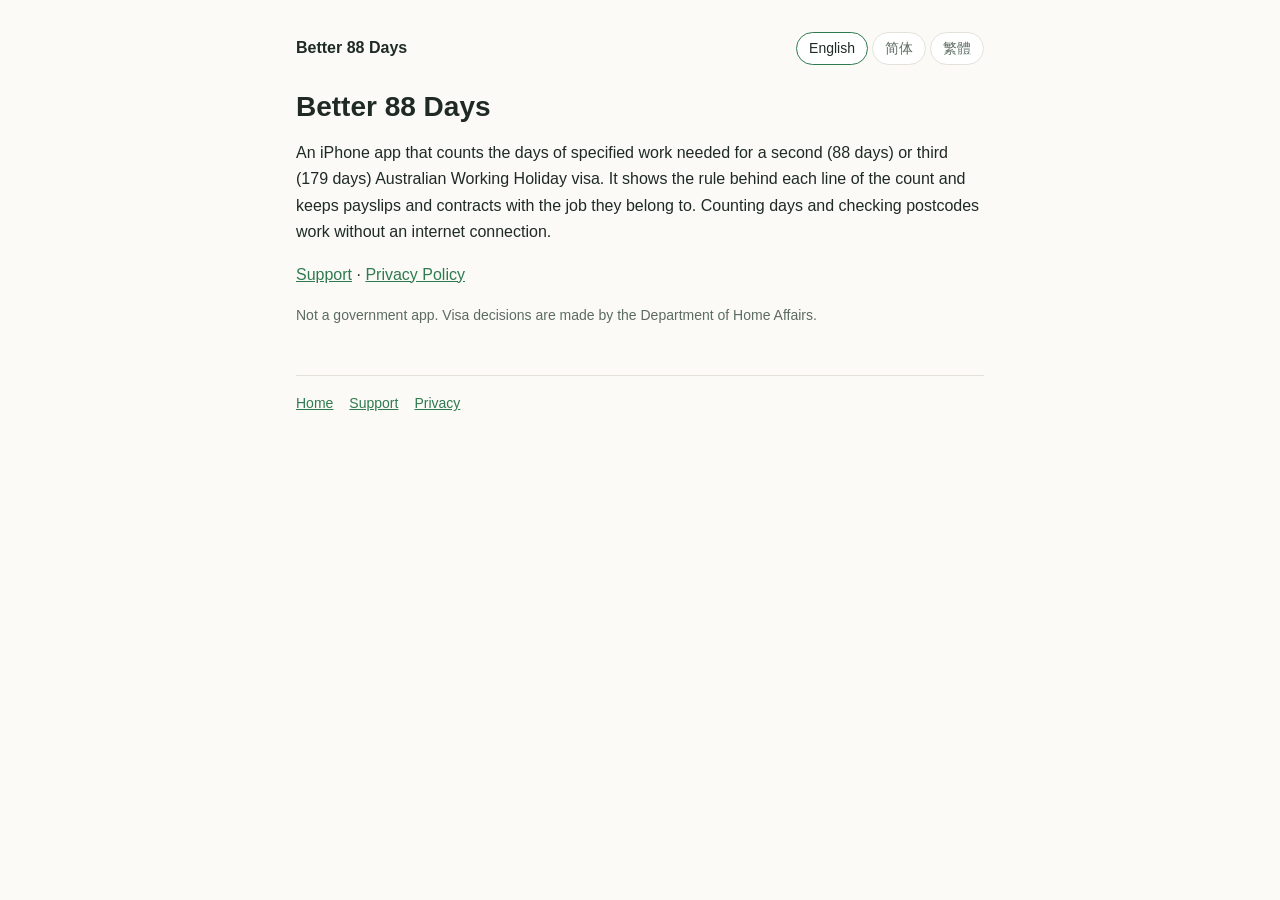
<file: index.html>
<!doctype html>
<html lang="en">
<head>
<meta charset="utf-8">
<meta name="viewport" content="width=device-width, initial-scale=1">
<title>Better 88 Days</title>
<meta name="description" content="Counts days of specified work for the Australian Working Holiday visa.">
<link rel="stylesheet" href="style.css">
</head>
<body>
<main>
<header>
  <a class="brand" href="./">Better 88 Days</a>
  <nav class="lang">
    <button type="button" data-lang="en">English</button>
    <button type="button" data-lang="zh-Hans">简体</button>
    <button type="button" data-lang="zh-Hant">繁體</button>
  </nav>
</header>

<section lang="en">
<h1>Better 88 Days</h1>
  <p>An iPhone app that counts the days of specified work needed for a second (88 days) or third (179 days) Australian Working Holiday visa. It shows the rule behind each line of the count and keeps payslips and contracts with the job they belong to. Counting days and checking postcodes work without an internet connection.</p>
  <p><a href="support.html?lang=en">Support</a> · <a href="privacy.html?lang=en">Privacy Policy</a></p>
  <p class="meta">Not a government app. Visa decisions are made by the Department of Home Affairs.</p>
</section>

<section lang="zh-Hans" hidden>
<h1>Better 88 Days</h1>
  <p>一款 iPhone app，用来计算澳洲打工度假二签所需的 88 天、三签所需的 179 天指定工作。计算明细的每一项都写明依据的规则，工资单和合同按工作分开保存。计算天数和查邮编不需要联网。</p>
  <p><a href="support.html?lang=zh-Hans">支持</a> · <a href="privacy.html?lang=zh-Hans">隐私政策</a></p>
  <p class="meta">不是政府 app。签证由澳洲内政部审批。</p>
</section>

<section lang="zh-Hant" hidden>
<h1>Better 88 Days</h1>
  <p>一款 iPhone app，用來計算澳洲打工度假二簽所需的 88 天、三簽所需的 179 天指定工作。計算明細的每一項都寫明依據的規則，薪資單和合約按工作分開儲存。計算天數和查郵遞區號不需要連網。</p>
  <p><a href="support.html?lang=zh-Hant">支援</a> · <a href="privacy.html?lang=zh-Hant">隱私權政策</a></p>
  <p class="meta">不是政府 app。簽證由澳洲內政部審核。</p>
</section>

<footer>
  <a href="./">Home</a><a href="support.html">Support</a><a href="privacy.html">Privacy</a>
</footer>
</main>
<script src="lang.js"></script>
</body>
</html>
</file>
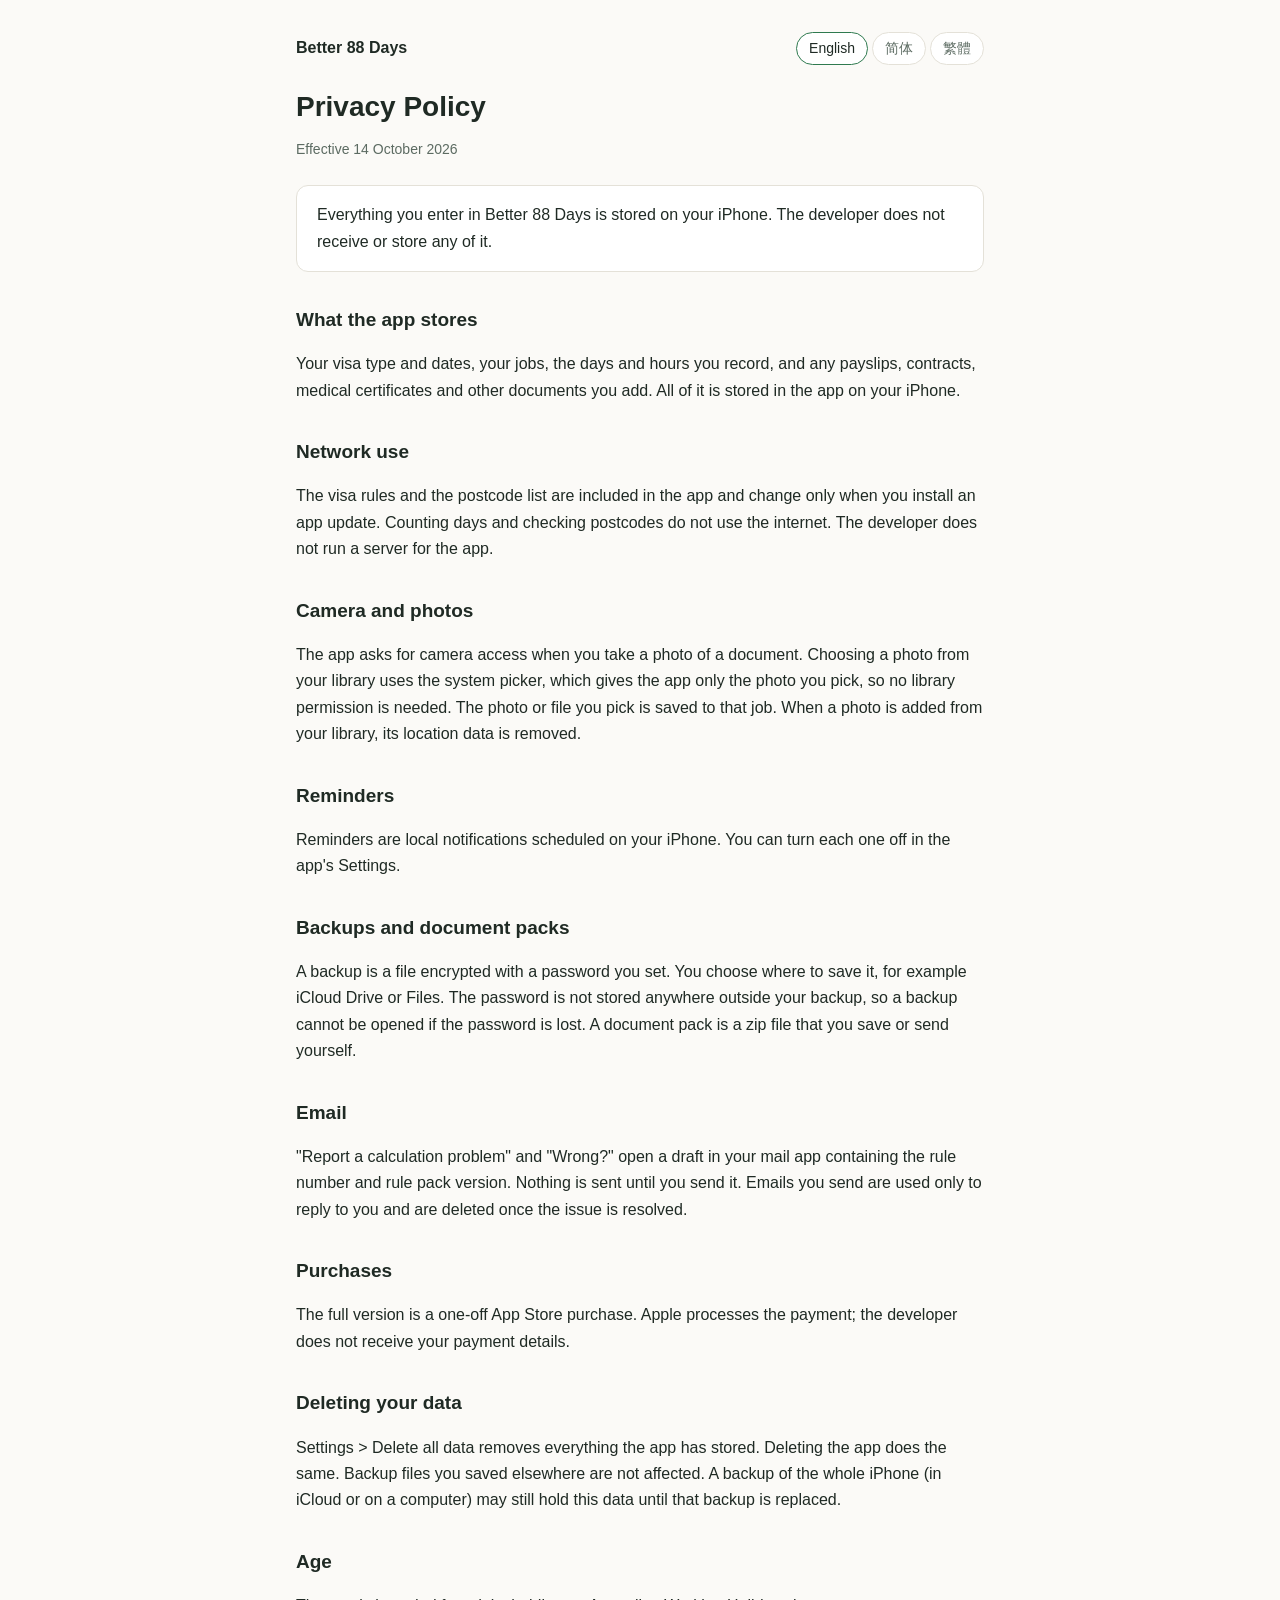
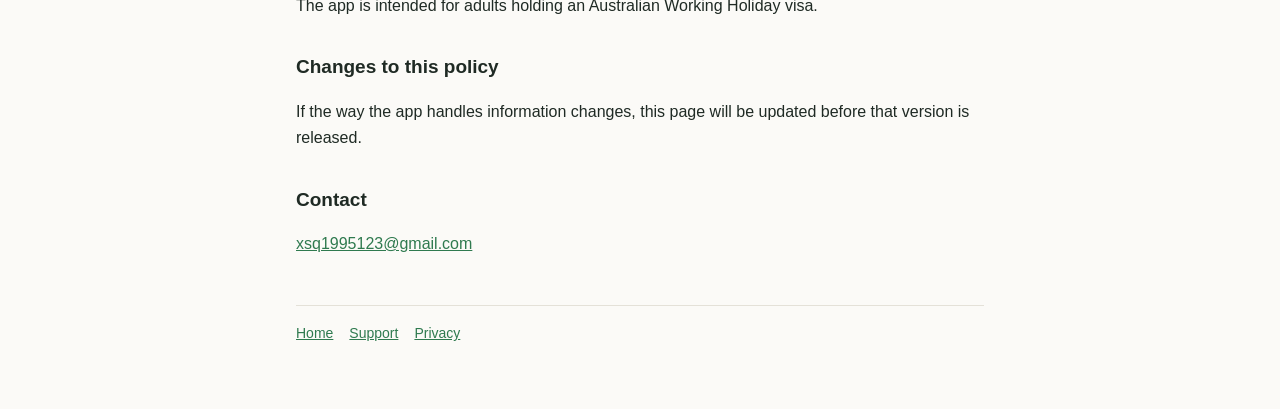
<file: privacy.html>
<!doctype html>
<html lang="en">
<head>
<meta charset="utf-8">
<meta name="viewport" content="width=device-width, initial-scale=1">
<title>Privacy Policy · Better 88 Days</title>
<meta name="description" content="How Better 88 Days stores and handles your information.">
<link rel="stylesheet" href="style.css">
</head>
<body>
<main>
<header>
  <a class="brand" href="./">Better 88 Days</a>
  <nav class="lang">
    <button type="button" data-lang="en">English</button>
    <button type="button" data-lang="zh-Hans">简体</button>
    <button type="button" data-lang="zh-Hant">繁體</button>
  </nav>
</header>

<section lang="en">
<h1>Privacy Policy</h1>
  <p class="meta">Effective 14 October 2026</p>

  <div class="card">
    Everything you enter in Better 88 Days is stored on your iPhone. The developer does not receive or store any of it.
  </div>

  <h2>What the app stores</h2>
  <p>Your visa type and dates, your jobs, the days and hours you record, and any payslips, contracts, medical certificates and other documents you add. All of it is stored in the app on your iPhone.</p>

  <h2>Network use</h2>
  <p>The visa rules and the postcode list are included in the app and change only when you install an app update. Counting days and checking postcodes do not use the internet. The developer does not run a server for the app.</p>

  <h2>Camera and photos</h2>
  <p>The app asks for camera access when you take a photo of a document. Choosing a photo from your library uses the system picker, which gives the app only the photo you pick, so no library permission is needed. The photo or file you pick is saved to that job. When a photo is added from your library, its location data is removed.</p>

  <h2>Reminders</h2>
  <p>Reminders are local notifications scheduled on your iPhone. You can turn each one off in the app's Settings.</p>

  <h2>Backups and document packs</h2>
  <p>A backup is a file encrypted with a password you set. You choose where to save it, for example iCloud Drive or Files. The password is not stored anywhere outside your backup, so a backup cannot be opened if the password is lost. A document pack is a zip file that you save or send yourself.</p>

  <h2>Email</h2>
  <p>"Report a calculation problem" and "Wrong?" open a draft in your mail app containing the rule number and rule pack version. Nothing is sent until you send it. Emails you send are used only to reply to you and are deleted once the issue is resolved.</p>

  <h2>Purchases</h2>
  <p>The full version is a one-off App Store purchase. Apple processes the payment; the developer does not receive your payment details.</p>

  <h2>Deleting your data</h2>
  <p>Settings &gt; Delete all data removes everything the app has stored. Deleting the app does the same. Backup files you saved elsewhere are not affected. A backup of the whole iPhone (in iCloud or on a computer) may still hold this data until that backup is replaced.</p>

  <h2>Age</h2>
  <p>The app is intended for adults holding an Australian Working Holiday visa.</p>

  <h2>Changes to this policy</h2>
  <p>If the way the app handles information changes, this page will be updated before that version is released.</p>

  <h2>Contact</h2>
  <p><a href="mailto:xsq1995123@gmail.com">xsq1995123@gmail.com</a></p>
</section>

<section lang="zh-Hans" hidden>
<h1>隐私政策</h1>
  <p class="meta">生效日期：2026 年 10 月 14 日</p>

  <div class="card">
    你在 Better 88 Days 里填写和添加的所有内容都保存在你的 iPhone 上。开发者不会收到，也不保存这些信息。
  </div>

  <h2>app 保存的内容</h2>
  <p>签证类型和日期、工作信息、记录的每一天和工时，以及你添加的工资单、合同、病假证明和其他材料。这些都保存在你 iPhone 上的 app 里。</p>

  <h2>网络使用</h2>
  <p>签证规则和邮编表包含在 app 里，只在你安装 app 更新时变化。计算天数和查询邮编不需要联网。开发者没有为这个 app 设立服务器。</p>

  <h2>相机和照片</h2>
  <p>你选择拍照添加材料时，app 才会请求相机权限。从相册选照片用的是系统的选择器，app 只拿到你选的那张，所以不需要相册权限。你选的照片或文件会保存到对应的工作下。从相册添加的照片会去掉位置信息。</p>

  <h2>提醒</h2>
  <p>提醒是 iPhone 本地安排的通知。每一种提醒都可以在 app 的“设置”里单独关闭。</p>

  <h2>备份和材料包</h2>
  <p>备份是一个用你设定的密码加密的文件，保存在你选择的位置，例如 iCloud 云盘或“文件”。密码不会保存在其他任何地方，忘记密码就无法打开备份。材料包是一个 zip 文件，由你自己保存或发送。</p>

  <h2>邮件</h2>
  <p>“反馈计算问题”和“这条不对？”会在你的邮件 app 里打开一封草稿，包含规则编号和规则包版本。你点发送之前不会发出任何内容。你发来的邮件只用于回复你，问题解决后会删除。</p>

  <h2>购买</h2>
  <p>完整版是一次性的 App Store 购买，付款由 Apple 处理，开发者收不到你的付款信息。</p>

  <h2>删除数据</h2>
  <p>“设置 &gt; 删除所有数据”会删除 app 保存的全部内容。删除 app 效果相同。你另外保存的备份文件不受影响；iPhone 本身的 iCloud 或电脑备份里可能还留有这些数据，直到那份备份被替换。</p>

  <h2>年龄</h2>
  <p>本 app 面向持有澳洲打工度假签证的成年人。</p>

  <h2>政策变更</h2>
  <p>如果 app 处理信息的方式有变化，会在该版本发布前更新本页。</p>

  <h2>联系我们</h2>
  <p><a href="mailto:xsq1995123@gmail.com">xsq1995123@gmail.com</a></p>
</section>

<section lang="zh-Hant" hidden>
<h1>隱私權政策</h1>
  <p class="meta">生效日期：2026 年 10 月 14 日</p>

  <div class="card">
    你在 Better 88 Days 裡填寫和加入的所有內容都儲存在你的 iPhone 上。開發者不會收到，也不儲存這些資料。
  </div>

  <h2>app 儲存的內容</h2>
  <p>簽證類型和日期、工作資料、記錄的每一天和工時，以及你加入的薪資單、合約、病假證明和其他文件。這些都儲存在你 iPhone 上的 app 裡。</p>

  <h2>網路使用</h2>
  <p>簽證規則和郵遞區號表包含在 app 裡，只在你安裝 app 更新時變動。計算天數和查詢郵遞區號不需要連網。開發者沒有為這個 app 設立伺服器。</p>

  <h2>相機和照片</h2>
  <p>你選擇拍照加入文件時，app 才會請求相機權限。從相簿選照片用的是系統的選擇器，app 只拿到你選的那張，所以不需要相簿權限。你選的照片或檔案會儲存到對應的工作下。從相簿加入的照片會移除位置資訊。</p>

  <h2>提醒</h2>
  <p>提醒是 iPhone 本機安排的通知。每一種提醒都可以在 app 的「設定」裡個別關閉。</p>

  <h2>備份和文件包</h2>
  <p>備份是一個用你設定的密碼加密的檔案，儲存在你選擇的位置，例如 iCloud 雲碟或「檔案」。密碼不會儲存在其他任何地方，忘記密碼就無法開啟備份。文件包是一個 zip 檔，由你自己儲存或傳送。</p>

  <h2>郵件</h2>
  <p>「回報計算問題」和「這條不對？」會在你的郵件 app 裡開啟一封草稿，包含規則編號和規則包版本。你按下傳送之前不會寄出任何內容。你寄來的郵件只用於回覆你，問題解決後會刪除。</p>

  <h2>購買</h2>
  <p>完整版是一次性的 App Store 購買，付款由 Apple 處理，開發者收不到你的付款資料。</p>

  <h2>刪除資料</h2>
  <p>「設定 &gt; 刪除所有資料」會刪除 app 儲存的全部內容。刪除 app 效果相同。你另外儲存的備份檔案不受影響；iPhone 本身的 iCloud 或電腦備份裡可能還留有這些資料，直到那份備份被取代。</p>

  <h2>年齡</h2>
  <p>本 app 適用於持有澳洲打工度假簽證的成年人。</p>

  <h2>政策變更</h2>
  <p>如果 app 處理資料的方式有變動，會在該版本發布前更新本頁。</p>

  <h2>聯絡我們</h2>
  <p><a href="mailto:xsq1995123@gmail.com">xsq1995123@gmail.com</a></p>
</section>

<footer>
  <a href="./">Home</a><a href="support.html">Support</a><a href="privacy.html">Privacy</a>
</footer>
</main>
<script src="lang.js"></script>
</body>
</html>
</file>
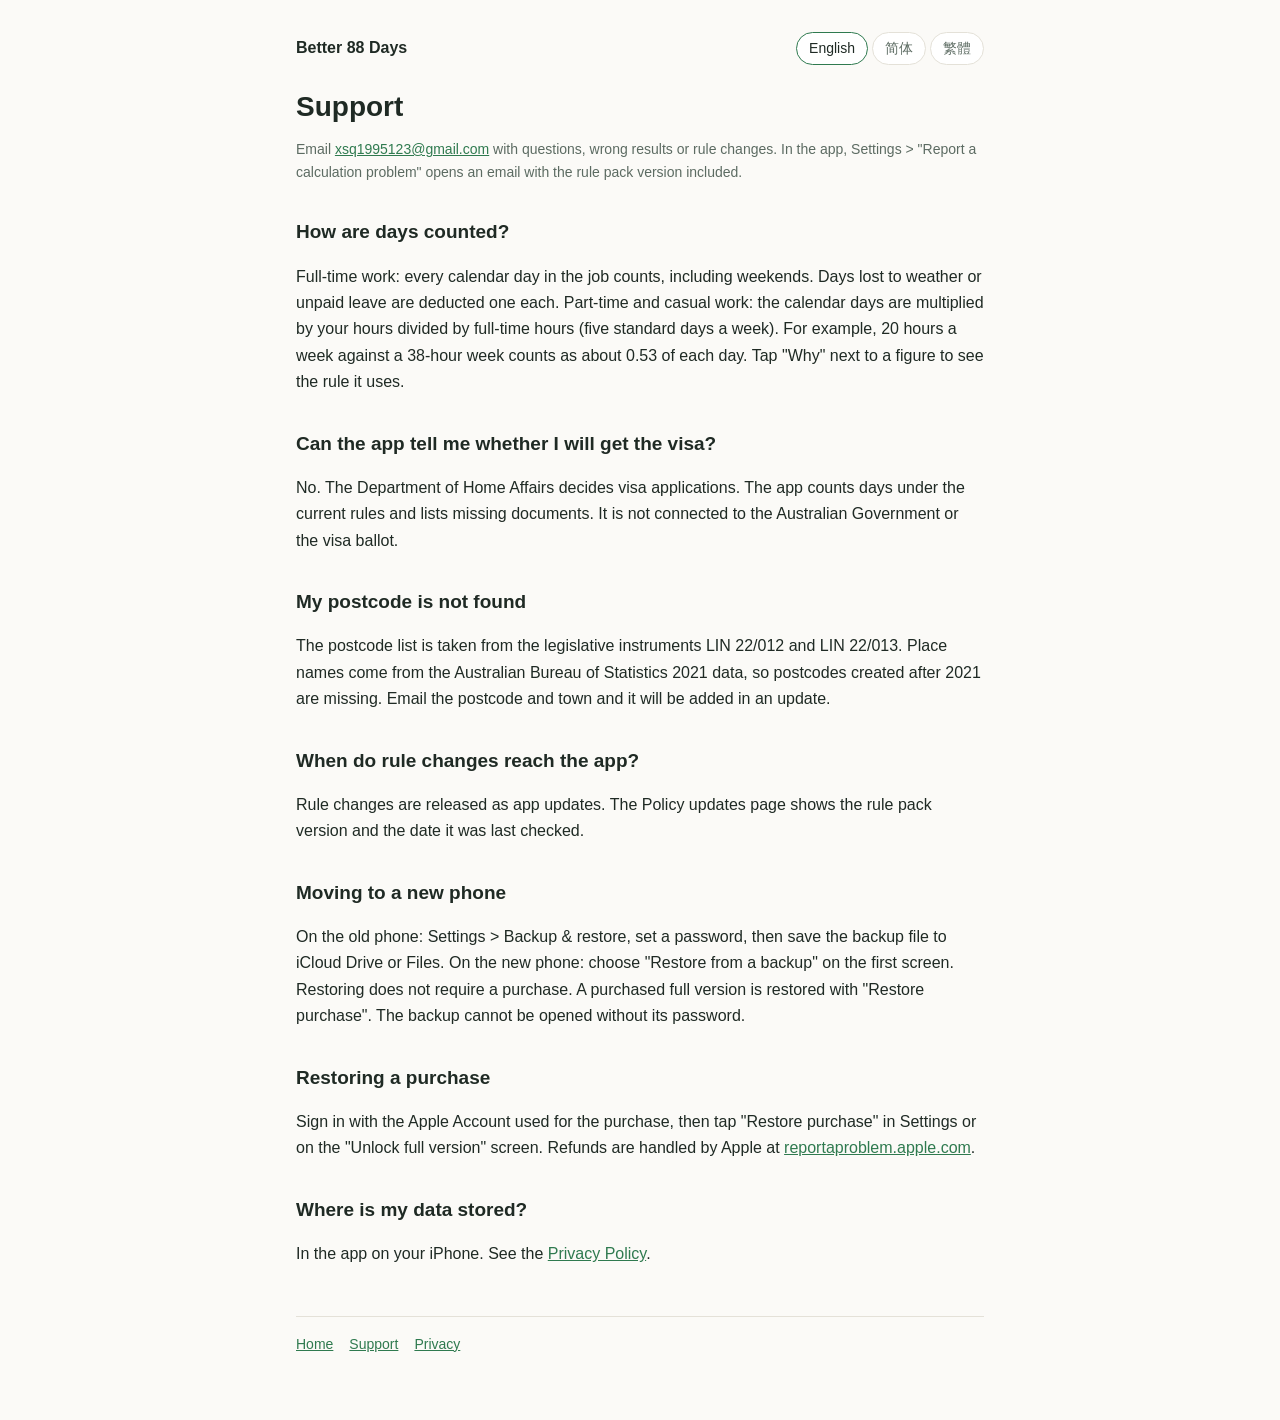
<file: support.html>
<!doctype html>
<html lang="en">
<head>
<meta charset="utf-8">
<meta name="viewport" content="width=device-width, initial-scale=1">
<title>Support · Better 88 Days</title>
<meta name="description" content="Help for Better 88 Days.">
<link rel="stylesheet" href="style.css">
</head>
<body>
<main>
<header>
  <a class="brand" href="./">Better 88 Days</a>
  <nav class="lang">
    <button type="button" data-lang="en">English</button>
    <button type="button" data-lang="zh-Hans">简体</button>
    <button type="button" data-lang="zh-Hant">繁體</button>
  </nav>
</header>

<section lang="en">
<h1>Support</h1>
  <p class="meta">Email <a href="mailto:xsq1995123@gmail.com">xsq1995123@gmail.com</a> with questions, wrong results or rule changes. In the app, Settings &gt; "Report a calculation problem" opens an email with the rule pack version included.</p>

  <h2>How are days counted?</h2>
  <p>Full-time work: every calendar day in the job counts, including weekends. Days lost to weather or unpaid leave are deducted one each. Part-time and casual work: the calendar days are multiplied by your hours divided by full-time hours (five standard days a week). For example, 20 hours a week against a 38-hour week counts as about 0.53 of each day. Tap "Why" next to a figure to see the rule it uses.</p>

  <h2>Can the app tell me whether I will get the visa?</h2>
  <p>No. The Department of Home Affairs decides visa applications. The app counts days under the current rules and lists missing documents. It is not connected to the Australian Government or the visa ballot.</p>

  <h2>My postcode is not found</h2>
  <p>The postcode list is taken from the legislative instruments LIN 22/012 and LIN 22/013. Place names come from the Australian Bureau of Statistics 2021 data, so postcodes created after 2021 are missing. Email the postcode and town and it will be added in an update.</p>

  <h2>When do rule changes reach the app?</h2>
  <p>Rule changes are released as app updates. The Policy updates page shows the rule pack version and the date it was last checked.</p>

  <h2>Moving to a new phone</h2>
  <p>On the old phone: Settings &gt; Backup &amp; restore, set a password, then save the backup file to iCloud Drive or Files. On the new phone: choose "Restore from a backup" on the first screen. Restoring does not require a purchase. A purchased full version is restored with "Restore purchase". The backup cannot be opened without its password.</p>

  <h2>Restoring a purchase</h2>
  <p>Sign in with the Apple Account used for the purchase, then tap "Restore purchase" in Settings or on the "Unlock full version" screen. Refunds are handled by Apple at <a href="https://reportaproblem.apple.com">reportaproblem.apple.com</a>.</p>

  <h2>Where is my data stored?</h2>
  <p>In the app on your iPhone. See the <a href="privacy.html?lang=en">Privacy Policy</a>.</p>
</section>

<section lang="zh-Hans" hidden>
<h1>支持</h1>
  <p class="meta">有问题、发现结果不对或规则有变化，请发邮件到 <a href="mailto:xsq1995123@gmail.com">xsq1995123@gmail.com</a>。在 app 的“设置 &gt; 反馈计算问题”里发邮件，会自动带上规则包版本。</p>

  <h2>天数怎么算？</h2>
  <p>全职：工作期间的每个日历日都算，包括周末；天气停工和无薪假每天扣 1 天。兼职和临时工：日历日乘以你的工时占全职工时（每周 5 个标准工作日）的比例。例如每周 20 小时、全职每周 38 小时，每天约算 0.53 天。点数字旁边的“为什么”可以看到用的是哪条规则。</p>

  <h2>app 能告诉我签证能不能批吗？</h2>
  <p>不能。签证由澳洲内政部审批。app 按现行规则计算天数，并列出缺少的材料。它和澳洲政府、签证抽签都没有关联。</p>

  <h2>查不到我的邮编</h2>
  <p>邮编表取自法规 LIN 22/012 和 LIN 22/013，地名来自澳洲统计局 2021 年的数据，所以 2021 年以后新设的邮编还没有。把邮编和地名发邮件告诉我们，会在更新里加上。</p>

  <h2>规则变了，app 什么时候更新？</h2>
  <p>规则变化通过 app 更新发布。“政策动态”页会显示规则包版本和最后核对日期。</p>

  <h2>换手机</h2>
  <p>旧手机：“设置 &gt; 备份与恢复”，设一个密码，把备份文件存到 iCloud 云盘或“文件”。新手机：第一次打开时选“从备份恢复”。恢复不需要购买。买过的完整版用“恢复购买”找回。没有密码就无法打开备份。</p>

  <h2>恢复购买</h2>
  <p>登录购买时用的 Apple 账户，在“设置”或“解锁完整版”页面点“恢复购买”。退款由 Apple 处理：<a href="https://reportaproblem.apple.com">reportaproblem.apple.com</a>。</p>

  <h2>数据存在哪里？</h2>
  <p>存在你 iPhone 上的 app 里。详见<a href="privacy.html?lang=zh-Hans">隐私政策</a>。</p>
</section>

<section lang="zh-Hant" hidden>
<h1>支援</h1>
  <p class="meta">有問題、發現結果不對或規則有變動，請寄信到 <a href="mailto:xsq1995123@gmail.com">xsq1995123@gmail.com</a>。在 app 的「設定 &gt; 回報計算問題」裡寄信，會自動附上規則包版本。</p>

  <h2>天數怎麼算？</h2>
  <p>全職：工作期間的每個日曆日都算，包括週末；天候停工和無薪假每天扣 1 天。兼職和臨時工：日曆日乘以你的工時佔全職工時（每週 5 個標準工作日）的比例。例如每週 20 小時、全職每週 38 小時，每天約算 0.53 天。點數字旁邊的「為什麼」可以看到用的是哪條規則。</p>

  <h2>app 能告訴我簽證會不會核准嗎？</h2>
  <p>不能。簽證由澳洲內政部審核。app 按現行規則計算天數，並列出缺少的文件。它和澳洲政府、簽證抽籤都沒有關聯。</p>

  <h2>查不到我的郵遞區號</h2>
  <p>郵遞區號表取自法規 LIN 22/012 和 LIN 22/013，地名來自澳洲統計局 2021 年的資料，所以 2021 年以後新設的郵遞區號還沒有。把郵遞區號和地名寄信告訴我們，會在更新裡加上。</p>

  <h2>規則變了，app 什麼時候更新？</h2>
  <p>規則變動透過 app 更新發布。「政策動態」頁會顯示規則包版本和最後核對日期。</p>

  <h2>換手機</h2>
  <p>舊手機：「設定 &gt; 備份與還原」，設定一個密碼，把備份檔存到 iCloud 雲碟或「檔案」。新手機：第一次開啟時選「從備份還原」。還原不需要購買。買過的完整版用「回復購買」找回。沒有密碼就無法開啟備份。</p>

  <h2>回復購買</h2>
  <p>登入購買時用的 Apple 帳號，在「設定」或「解鎖完整版」頁面點「回復購買」。退款由 Apple 處理：<a href="https://reportaproblem.apple.com">reportaproblem.apple.com</a>。</p>

  <h2>資料存在哪裡？</h2>
  <p>存在你 iPhone 上的 app 裡。詳見<a href="privacy.html?lang=zh-Hant">隱私權政策</a>。</p>
</section>

<footer>
  <a href="./">Home</a><a href="support.html">Support</a><a href="privacy.html">Privacy</a>
</footer>
</main>
<script src="lang.js"></script>
</body>
</html>
</file>
<file: style.css>
:root {
  --bg: #fbfaf7;
  --text: #1f2a24;
  --muted: #5c6b62;
  --accent: #2f7a4f;
  --line: #e4e1d8;
  --card: #ffffff;
}
@media (prefers-color-scheme: dark) {
  :root {
    --bg: #141815;
    --text: #e8ece9;
    --muted: #a3b0a8;
    --accent: #6cc493;
    --line: #2b322d;
    --card: #1b201c;
  }
}
* { box-sizing: border-box; }
body {
  margin: 0;
  background: var(--bg);
  color: var(--text);
  font: 16px/1.65 -apple-system, BlinkMacSystemFont, "Segoe UI", "PingFang SC", "PingFang TC", "Noto Sans CJK SC", sans-serif;
}
main { max-width: 720px; margin: 0 auto; padding: 32px 16px 64px; }
header { display: flex; justify-content: space-between; align-items: center; gap: 12px; flex-wrap: wrap; margin-bottom: 24px; }
header a.brand { color: var(--text); font-weight: 600; text-decoration: none; }
nav.lang { display: flex; gap: 4px; }
nav.lang button {
  border: 1px solid var(--line); background: var(--card); color: var(--muted);
  border-radius: 999px; padding: 4px 12px; font: inherit; font-size: 14px; cursor: pointer;
}
nav.lang button[aria-pressed="true"] { color: var(--text); border-color: var(--accent); }
h1 { font-size: 28px; line-height: 1.25; margin: 0 0 8px; }
h2 { font-size: 19px; margin: 32px 0 8px; }
p, li { color: var(--text); }
.meta { color: var(--muted); font-size: 14px; margin-bottom: 24px; }
a { color: var(--accent); }
.card { background: var(--card); border: 1px solid var(--line); border-radius: 12px; padding: 16px 20px; margin: 16px 0; }
footer { margin-top: 48px; padding-top: 16px; border-top: 1px solid var(--line); color: var(--muted); font-size: 14px; }
footer a { margin-right: 16px; }
[lang]:not(html)[hidden] { display: none; }
</file>
